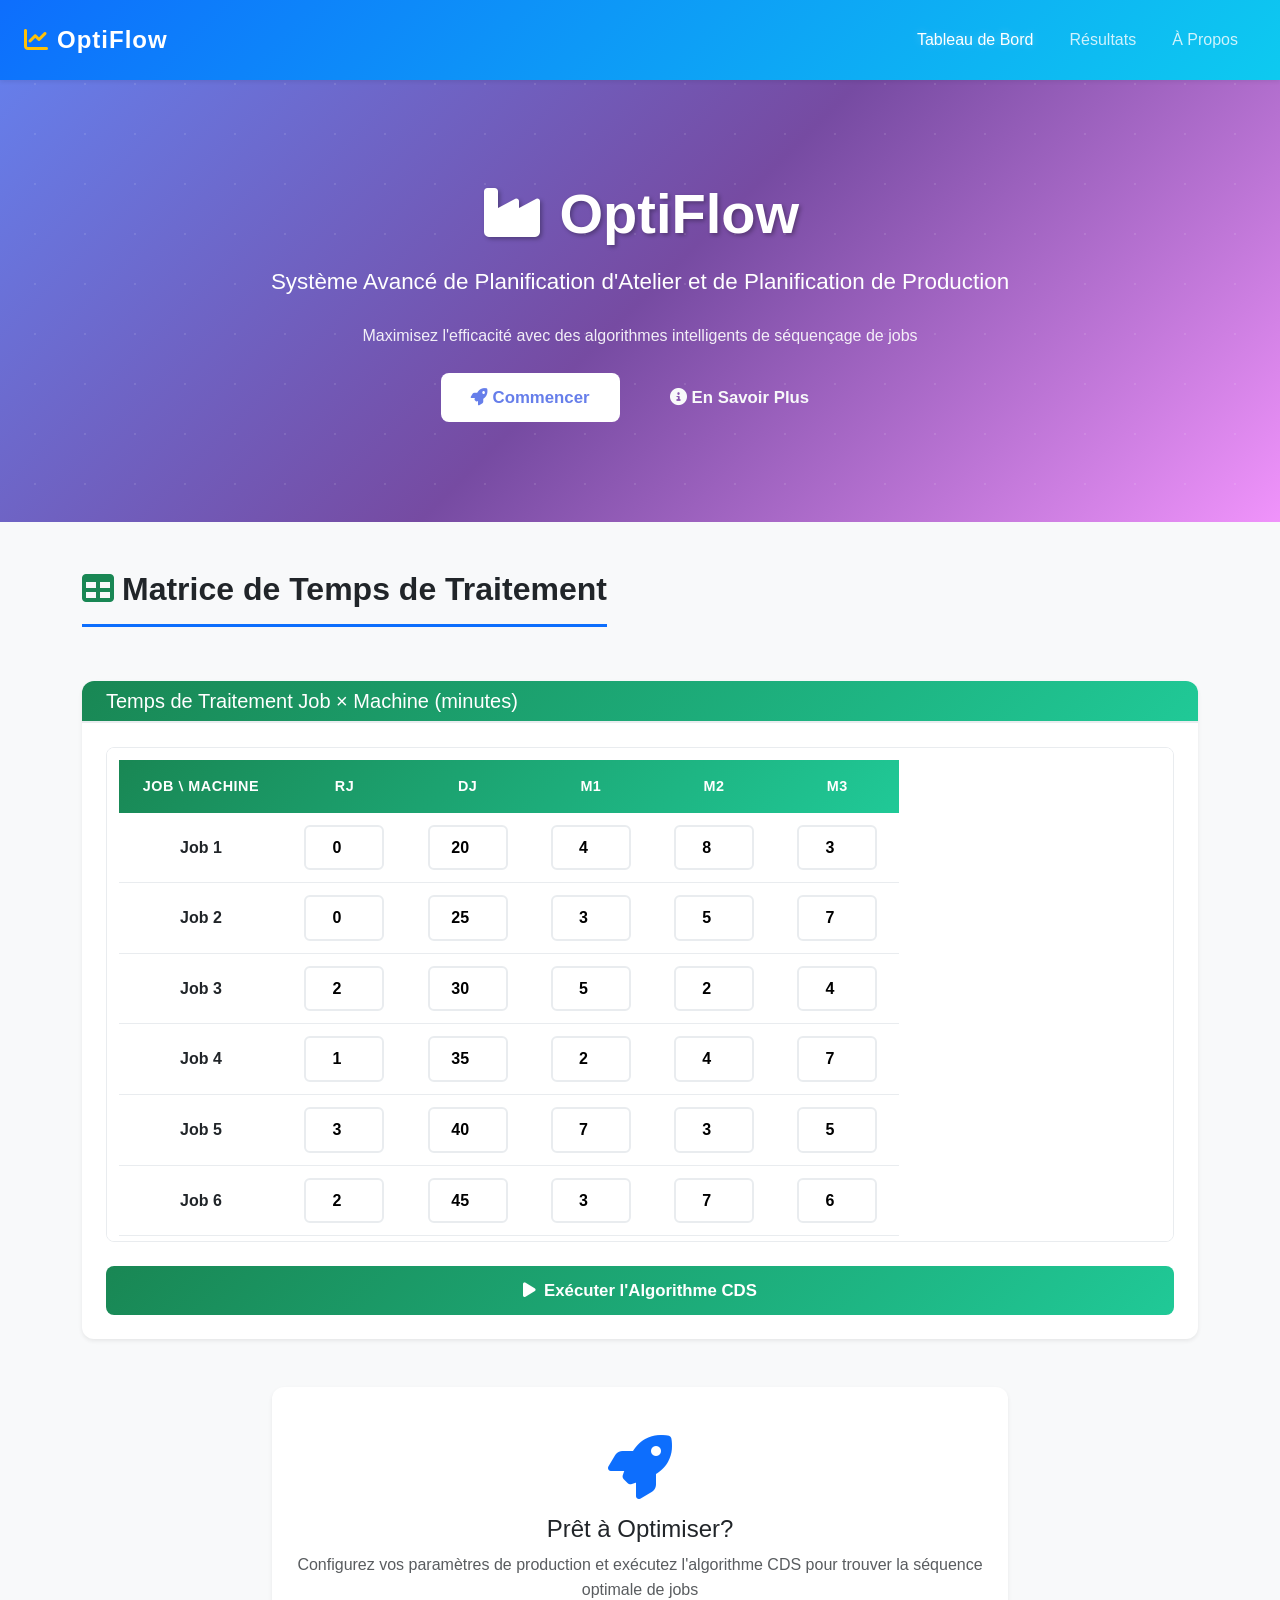
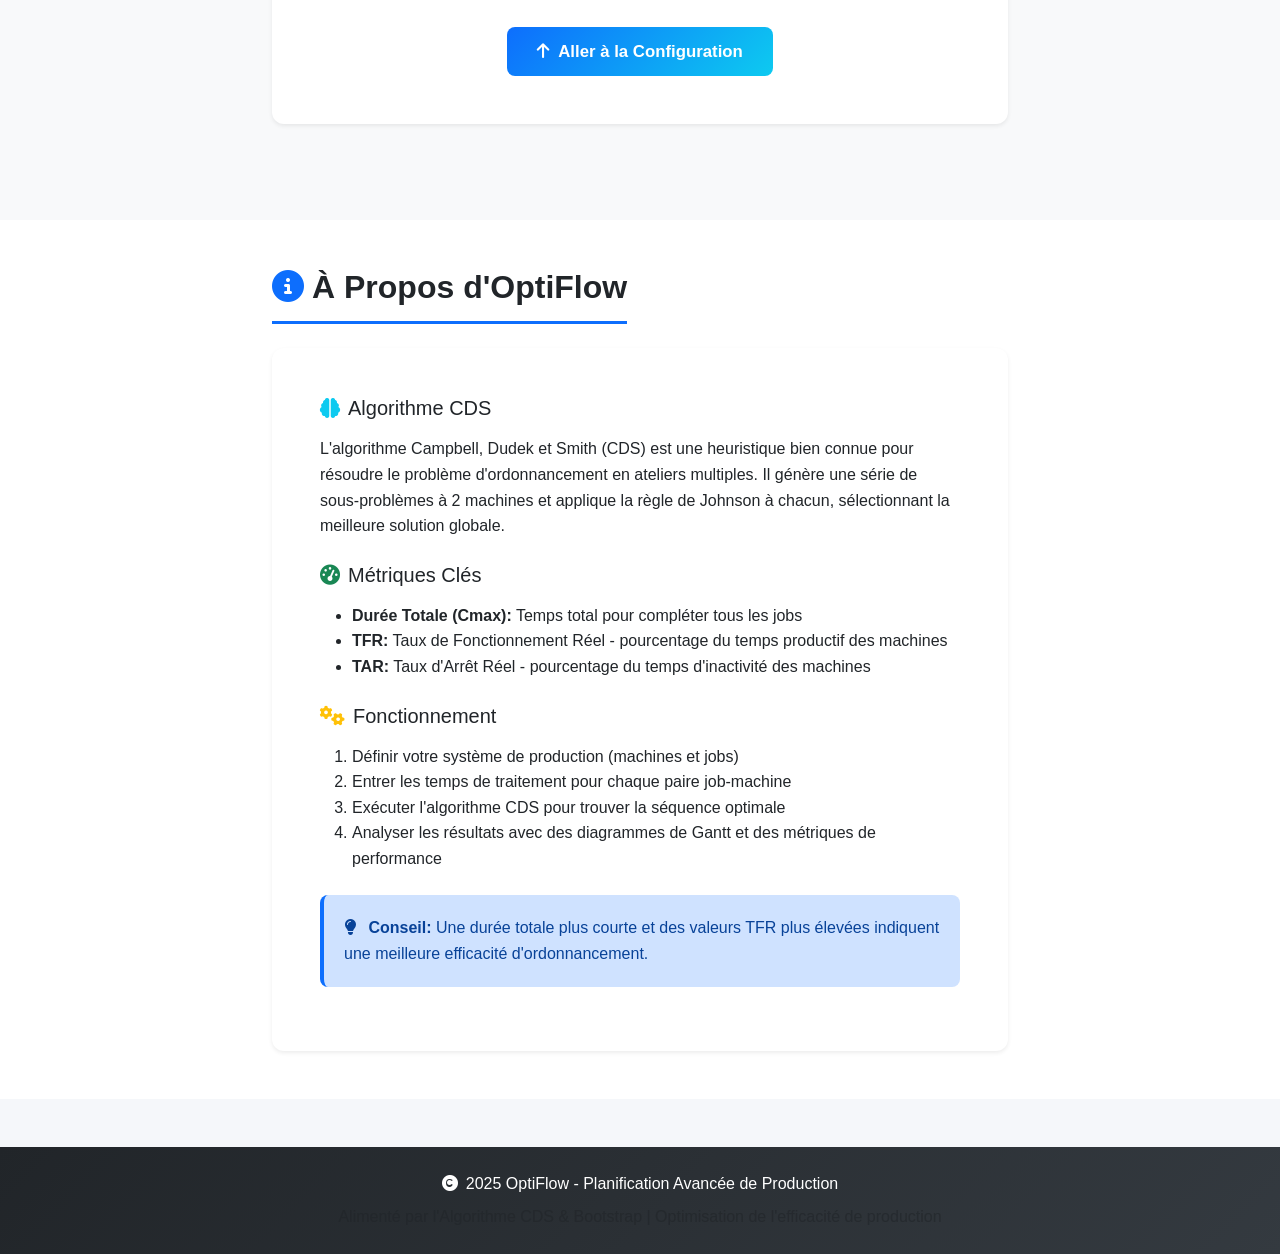
<file: index.html>
<!DOCTYPE html>
<html lang="fr">
<head>
    <meta charset="UTF-8">
    <meta name="viewport" content="width=device-width, initial-scale=1.0">
    <title>OptiFlow - Système Avancé de Planification de Production</title>
    
    <!-- Bootstrap CSS -->
    <link href="https://cdn.jsdelivr.net/npm/bootstrap@5.3.0/dist/css/bootstrap.min.css" rel="stylesheet">
    <!-- Font Awesome -->
    <link rel="stylesheet" href="https://cdnjs.cloudflare.com/ajax/libs/font-awesome/6.4.0/css/all.min.css">
    <!-- Custom CSS -->
    <link rel="stylesheet" href="styles.css">

</head>

<body>
    <!-- Navigation Bar -->
    <nav class="navbar navbar-expand-lg navbar-dark bg-gradient sticky-top shadow-sm">
        <div class="container-fluid px-4">
            <a class="navbar-brand fw-bold fs-5" href="#home">
                <i class="fas fa-chart-line me-2"></i>OptiFlow
            </a>
            <button class="navbar-toggler" type="button" data-bs-toggle="collapse" data-bs-target="#navbarNav">
                <span class="navbar-toggler-icon"></span>
            </button>
            <div class="collapse navbar-collapse" id="navbarNav">
                <ul class="navbar-nav ms-auto">
                    <li class="nav-item"><a class="nav-link active" href="#home">Tableau de Bord</a></li>
                    <li class="nav-item"><a class="nav-link" href="#results">Résultats</a></li>
                    <li class="nav-item"><a class="nav-link" href="#about">À Propos</a></li>
                </ul>
            </div>
        </div>
    </nav>

    <!-- Configuration Modal (ClickUp Style) -->
    <div class="modal fade" id="configModal" tabindex="-1" aria-hidden="true">
        <div class="modal-dialog modal-dialog-centered modal-lg">
            <div class="modal-content clickup-modal">
                <div class="modal-header">
                    <div>
                        <h5 class="modal-title">
                            <i class="fas fa-cogs me-2 text-primary"></i>Configuration du Système
                        </h5>
                        <p class="modal-subtitle">Configurez les paramètres de votre planification de production</p>
                    </div>
                    <button type="button" class="btn-close" data-bs-dismiss="modal"></button>
                </div>
                <div class="modal-body">
                    <div class="config-section">
                        <div class="config-group">
                            <label class="config-label">
                                <i class="fas fa-cube text-info me-2"></i>Nombre de Machines
                            </label>
                            <div class="input-group input-group-lg config-input-group">
                                <button class="btn btn-outline-secondary" type="button" id="decreaseMachines">
                                    <i class="fas fa-minus"></i>
                                </button>
                                <input type="number" class="form-control text-center" id="numMachines" min="2" max="10" value="3">
                                <button class="btn btn-outline-secondary" type="button" id="increaseMachines">
                                    <i class="fas fa-plus"></i>
                                </button>
                            </div>
                            <small class="config-hint">Entre 2 et 10 machines</small>
                        </div>

                        <div class="config-group">
                            <label class="config-label">
                                <i class="fas fa-tasks text-warning me-2"></i>Nombre de Jobs
                            </label>
                            <div class="input-group input-group-lg config-input-group">
                                <button class="btn btn-outline-secondary" type="button" id="decreaseJobs">
                                    <i class="fas fa-minus"></i>
                                </button>
                                <input type="number" class="form-control text-center" id="numJobs" min="2" max="15" value="9">
                                <button class="btn btn-outline-secondary" type="button" id="increaseJobs">
                                    <i class="fas fa-plus"></i>
                                </button>
                            </div>
                            <small class="config-hint">Entre 2 et 15 jobs</small>
                        </div>

                        <div class="config-group">
                            <label class="config-label">
                                <i class="fas fa-info-circle text-success me-2"></i>Mode Algorithme
                            </label>
                            <div class="btn-group w-100" role="group">
                                <input type="radio" class="btn-check" name="mode" id="mode-optimize" value="optimize" checked>
                                <label class="btn btn-outline-primary" for="mode-optimize">
                                    <i class="fas fa-bolt me-2"></i>Optimiser
                                </label>

                                <input type="radio" class="btn-check" name="mode" id="mode-analyze" value="analyze">
                                <label class="btn btn-outline-primary" for="mode-analyze">
                                    <i class="fas fa-chart-line me-2"></i>Analyser
                                </label>
                            </div>
                        </div>

                        <div class="config-group">
                            <div class="form-check">
                                <input class="form-check-input" type="checkbox" id="enableTTList">
                                <label class="form-check-label" for="enableTTList">
                                    <i class="fas fa-list me-2 text-danger"></i><strong>Afficher la liste TT (Total Tardiness)</strong>
                                </label>
                            </div>
                            <small class="config-hint">Si coché, vous pouvez entrer les valeurs de retard (tardiness) pour chaque job</small>
                        </div>

                        <div class="config-group">
                            <div class="form-check">
                                <input class="form-check-input" type="checkbox" id="enableDjList">
                                <label class="form-check-label" for="enableDjList">
                                    <i class="fas fa-calendar-check me-2 text-info"></i><strong>Afficher la liste dj (Date de Livraison)</strong>
                                </label>
                            </div>
                            <small class="config-hint">Si coché, vous pouvez entrer les dates de livraison (due dates) pour chaque job</small>
                        </div>

                        <div class="config-group" id="djListGroup" style="display: none;">
                            <label class="config-label">
                                <i class="fas fa-hourglass-end text-info me-2"></i>Liste des Dates de Livraison (dj) par Job
                            </label>
                            <textarea class="form-control" id="djListInput" rows="4">20, 25, 30, 35, 40, 45, 50, 55, 60</textarea>
                            <small class="config-hint">Entrez les dates de livraison pour chaque job (séparées par virgule ou une par ligne)</small>
                        </div>
                        <div class="config-group" id="ttListGroup" style="display: none;">
                            <label class="config-label">
                                <i class="fas fa-calendar-times text-danger me-2"></i>Liste des Retards (TT) par Job
                            </label>
                            <textarea class="form-control" id="ttListInput" rows="4">0, 2, 1, 3, 2, 1, 0, 2, 1</textarea>
                            <small class="config-hint">Entrez les valeurs de retard pour chaque job (séparées par virgule ou une par ligne)</small>
                        </div>
                    </div>

                    <div class="config-stats mt-4 pt-4 border-top">
                        <div class="row g-2">
                            <div class="col-6">
                                <div class="stat-badge">
                                    <span class="stat-label">Total Combinaisons</span>
                                    <span class="stat-number" id="combinationCount">120</span>
                                </div>
                            </div>
                            <div class="col-6">
                                <div class="stat-badge">
                                    <span class="stat-label">Temps Estimé</span>
                                    <span class="stat-number"><i class="fas fa-clock me-1"></i>&lt;1s</span>
                                </div>
                            </div>
                        </div>
                    </div>
                </div>
                <div class="modal-footer">
                    <button type="button" class="btn btn-secondary" data-bs-dismiss="modal">
                        <i class="fas fa-times me-2"></i>Annuler
                    </button>
                    <button type="button" class="btn btn-primary btn-lg" id="generateBtn" data-bs-dismiss="modal">
                        <i class="fas fa-play me-2"></i>Générer Matrice
                    </button>
                </div>
            </div>
        </div>
    </div>

    <!-- Hero Section -->
    <section class="hero-section py-5 text-white text-center">
        <div class="container">
            <h1 class="display-4 fw-bold mb-3">
                <i class="fas fa-industry"></i> OptiFlow
            </h1>
            <p class="lead mb-4">Système Avancé de Planification d'Atelier et de Planification de Production</p>
            <p class="subtitle">Maximisez l'efficacité avec des algorithmes intelligents de séquençage de jobs</p>
            <div class="mt-4">
                <button type="button" class="btn btn-light btn-lg me-3" data-bs-toggle="modal" data-bs-target="#configModal">
                    <i class="fas fa-rocket"></i> Commencer
                </button>
                <a href="#about" class="btn btn-outline-light btn-lg">
                    <i class="fas fa-info-circle"></i> En Savoir Plus
                </a>
            </div>
        </div>
    </section>

    <!-- Main Content -->
    <div class="container-fluid py-5 bg-light">
        <div class="container">
            <!-- Matrix Section -->
            <section class="mb-5">
                <div class="row mb-4">
                    <div class="col-12">
                        <h2 class="section-title">
                            <i class="fas fa-table text-success me-2"></i>Matrice de Temps de Traitement
                        </h2>
                    </div>
                </div>

                <div class="card shadow-sm">
                    <div class="card-header bg-gradient-success text-white">
                            <h5 class="mb-0">
                            <i class="fas fa-spreadsheet me-2"></i>Temps de Traitement Job × Machine (minutes)
                        </h5>
                    </div>
                    <div class="card-body p-4">
                        <div class="table-responsive" id="matrixContainer">
                            <!-- Matrix will be generated here -->
                        </div>
                        <button class="btn btn-success btn-lg w-100 mt-4" id="calculateBtn">
                            <i class="fas fa-play me-2"></i>Exécuter l'Algorithme CDS
                        </button>
                    </div>
                </div>
            </section>

            <!-- Results Section -->
            <section id="resultsSection" style="display: none;">
                <!-- Best Solution -->
                <div id="bestSolutionContainer" class="mb-5"></div>

                <!-- Iterations -->
                <div class="row mb-4">
                    <div class="col-12">
                        <h2 class="section-title">
                            <i class="fas fa-list-check text-primary me-2"></i>Itérations de l'Algorithme
                        </h2>
                    </div>
                </div>
                <div id="iterationsContainer" class="row g-3 mb-5"></div>

                <!-- Gantt Chart -->
                <div id="ganttSection" style="display: none;" class="mb-5">
                    <div class="row mb-4">
                        <div class="col-12">
                            <h2 class="section-title">
                                <i class="fas fa-calendar-alt text-warning me-2"></i>Calendrier de Production (Diagramme de Gantt)
                            </h2>
                        </div>
                    </div>
                    <div class="card shadow-sm gantt-card">
                        <div class="card-header bg-gradient-warning text-dark">
                            <h5 class="mb-0">
                                <i class="fas fa-chart-gantt me-2"></i>Vue d'Ensemble de la Production
                            </h5>
                        </div>
                        <div class="card-body">
                            <div id="ganttChart" style="background: white; padding: 20px; border-radius: 8px;"></div>
                        </div>
                    </div>
                </div>

                <!-- TFR/TAR Metrics -->
                <div id="tfrTarSection" style="display: none;" class="mb-5">
                    <div class="row mb-4">
                        <div class="col-12">
                            <h2 class="section-title">
                                <i class="fas fa-chart-bar text-danger me-2"></i>Métriques de Performance (TFR/TAR)
                            </h2>
                        </div>
                    </div>

                    <!-- Metric Cards -->
                    <div id="tfrTarMetrics" class="row g-3 mb-4"></div>

                    <!-- Charts -->
                    <div id="tfrTarCharts" class="row g-4"></div>
                </div>
            </section>

            <!-- Empty State -->
            <div id="emptyState" class="row mb-5">
                <div class="col-lg-8 mx-auto">
                    <div class="card shadow-sm text-center">
                        <div class="card-body py-5">
                            <div class="mb-3">
                                <i class="fas fa-rocket fa-4x text-primary"></i>
                            </div>
                            <h4>Prêt à Optimiser?</h4>
                            <p class="text-muted mb-4">Configurez vos paramètres de production et exécutez l'algorithme CDS pour trouver la séquence optimale de jobs</p>
                            <a href="#configure" class="btn btn-primary btn-lg">
                                <i class="fas fa-arrow-up me-2"></i>Aller à la Configuration
                            </a>
                        </div>
                    </div>
                </div>
            </div>
        </div>
    </div>

    <!-- About Section -->
    <section id="about" class="py-5 bg-white">
        <div class="container">
            <div class="row">
                <div class="col-lg-8 mx-auto">
                    <h2 class="section-title text-center mb-4">
                        <i class="fas fa-info-circle text-primary me-2"></i>À Propos d'OptiFlow
                    </h2>
                    <div class="card shadow-sm">
                        <div class="card-body p-5">
                            <h5 class="mb-3"><i class="fas fa-brain text-info me-2"></i>Algorithme CDS</h5>
                            <p>L'algorithme Campbell, Dudek et Smith (CDS) est une heuristique bien connue pour résoudre le problème d'ordonnancement en ateliers multiples. Il génère une série de sous-problèmes à 2 machines et applique la règle de Johnson à chacun, sélectionnant la meilleure solution globale.</p>
                            
                            <h5 class="mb-3 mt-4"><i class="fas fa-tachometer-alt text-success me-2"></i>Métriques Clés</h5>
                            <ul>
                                <li><strong>Durée Totale (Cmax):</strong> Temps total pour compléter tous les jobs</li>
                                <li><strong>TFR:</strong> Taux de Fonctionnement Réel - pourcentage du temps productif des machines</li>
                                <li><strong>TAR:</strong> Taux d'Arrêt Réel - pourcentage du temps d'inactivité des machines</li>
                            </ul>

                            <h5 class="mb-3 mt-4"><i class="fas fa-cogs text-warning me-2"></i>Fonctionnement</h5>
                            <ol>
                                <li>Définir votre système de production (machines et jobs)</li>
                                <li>Entrer les temps de traitement pour chaque paire job-machine</li>
                                <li>Exécuter l'algorithme CDS pour trouver la séquence optimale</li>
                                <li>Analyser les résultats avec des diagrammes de Gantt et des métriques de performance</li>
                            </ol>

                            <div class="alert alert-info mt-4" role="alert">
                                <i class="fas fa-lightbulb me-2"></i>
                                <strong>Conseil:</strong> Une durée totale plus courte et des valeurs TFR plus élevées indiquent une meilleure efficacité d'ordonnancement.
                            </div>
                        </div>
                    </div>
                </div>
            </div>
        </div>
    </section>

    <!-- Footer -->
    <footer class="bg-dark text-white text-center py-4 mt-5">
        <div class="container">
            <p class="mb-2">
                <i class="fas fa-copyright me-2"></i>2025 OptiFlow - Planification Avancée de Production
            </p>
            <p class="text-muted">Alimenté par l'Algorithme CDS & Bootstrap | Optimisation de l'efficacité de production</p>
        </div>
    </footer>

    <!-- Bootstrap JS -->
    <script src="https://cdn.jsdelivr.net/npm/bootstrap@5.3.0/dist/js/bootstrap.bundle.min.js"></script>
    <!-- Custom Script -->
    <script src="script.js"></script>
</body>
</html>
</file>
<file: styles.css>
/* ============ ROOT VARIABLES ============ */
:root {
    --primary: #0d6efd;
    --secondary: #6c757d;
    --success: #198754;
    --danger: #dc3545;
    --warning: #ffc107;
    --info: #0dcaf0;
    --light: #f8f9fa;
    --dark: #212529;
    
    --gradient-primary: linear-gradient(135deg, #0d6efd 0%, #0dcaf0 100%);
    --gradient-success: linear-gradient(135deg, #198754 0%, #20c997 100%);
    --gradient-warning: linear-gradient(135deg, #ffc107 0%, #fd7e14 100%);
    --gradient-info: linear-gradient(135deg, #0dcaf0 0%, #6c757d 100%);
}

/* ============ GENERAL STYLING ============ */
* {
    margin: 0;
    padding: 0;
    box-sizing: border-box;
}

html {
    scroll-behavior: smooth;
}

body {
    font-family: -apple-system, BlinkMacSystemFont, 'Segoe UI', 'Roboto', 'Helvetica Neue', sans-serif;
    background-color: #f5f7fa;
    color: #333;
    line-height: 1.6;
}

/* ============ NAVBAR ============ */
.navbar {
    background: var(--gradient-primary) !important;
    padding: 1rem 0;
    box-shadow: 0 2px 10px rgba(0, 0, 0, 0.1);
}

.navbar-brand {
    font-size: 1.5rem !important;
    letter-spacing: 1px;
    color: white !important;
}

.navbar-brand i {
    color: #ffc107;
}

.nav-link {
    font-weight: 500;
    color: rgba(255, 255, 255, 0.8) !important;
    transition: color 0.3s ease;
    margin: 0 10px;
}

.nav-link:hover,
.nav-link.active {
    color: white !important;
    text-shadow: 0 0 10px rgba(255, 255, 255, 0.3);
}

/* ============ CLICKUP STYLE MODAL ============ */
.clickup-modal {
    border-radius: 12px;
    border: none;
    box-shadow: 0 20px 60px rgba(0, 0, 0, 0.3);
}

.clickup-modal .modal-header {
    background: linear-gradient(135deg, #f8f9fa 0%, #e9ecef 100%);
    border-bottom: 2px solid #e9ecef;
    padding: 25px;
}

.clickup-modal .modal-title {
    font-size: 1.5rem;
    font-weight: 700;
    color: #212529;
    margin: 0;
}

.modal-subtitle {
    font-size: 0.9rem;
    color: #6c757d;
    margin: 8px 0 0 0;
    font-weight: 500;
}

.clickup-modal .modal-body {
    padding: 30px;
}

.clickup-modal .modal-footer {
    padding: 20px 30px;
    border-top: 1px solid #e9ecef;
    background: #f8f9fa;
    border-radius: 0 0 12px 12px;
}

/* ============ CONFIGURATION MODAL STYLING ============ */
.config-section {
    display: flex;
    flex-direction: column;
    gap: 25px;
}

.config-group {
    display: flex;
    flex-direction: column;
    gap: 10px;
}

.config-label {
    font-size: 1rem;
    font-weight: 700;
    color: #212529;
    display: flex;
    align-items: center;
}

.config-input-group {
    box-shadow: 0 2px 8px rgba(0, 0, 0, 0.05);
    border-radius: 8px;
    overflow: hidden;
}

.config-input-group .form-control {
    border: none;
    font-size: 1.1rem;
    font-weight: 600;
    color: #0d6efd;
}

.config-input-group .btn-outline-secondary {
    border: none;
    background: #f8f9fa;
    color: #6c757d;
    font-weight: 600;
    transition: all 0.2s ease;
}

.config-input-group .btn-outline-secondary:hover {
    background: #e9ecef;
    color: #0d6efd;
}

.config-hint {
    font-size: 0.85rem;
    color: #6c757d;
    font-weight: 500;
}

.config-stats {
    background: #f8f9fa;
    padding: 20px;
    border-radius: 8px;
}

.stat-badge {
    background: white;
    padding: 15px;
    border-radius: 8px;
    border: 2px solid #e9ecef;
    text-align: center;
    display: flex;
    flex-direction: column;
    gap: 8px;
    transition: all 0.2s ease;
}

.stat-badge:hover {
    border-color: #0d6efd;
    box-shadow: 0 4px 12px rgba(13, 110, 253, 0.1);
}

.stat-label {
    font-size: 0.8rem;
    color: #6c757d;
    font-weight: 600;
    text-transform: uppercase;
    letter-spacing: 0.5px;
}

.stat-number {
    font-size: 1.5rem;
    font-weight: 700;
    color: #0d6efd;
}

/* ============ HERO SECTION ============ */
.hero-section {
    background: linear-gradient(135deg, #667eea 0%, #764ba2 50%, #f093fb 100%);
    color: white;
    padding: 100px 20px !important;
    text-align: center;
    position: relative;
    overflow: hidden;
}

.hero-section::before {
    content: '';
    position: absolute;
    top: -50%;
    left: -50%;
    width: 200%;
    height: 200%;
    background: radial-gradient(circle, rgba(255,255,255,0.1) 1px, transparent 1px);
    background-size: 50px 50px;
    animation: float 20s linear infinite;
}

.hero-section > * {
    position: relative;
    z-index: 1;
}

@keyframes float {
    0% { transform: translate(0, 0); }
    100% { transform: translate(50px, 50px); }
}

.hero-section h1 {
    font-weight: 700;
    text-shadow: 2px 2px 4px rgba(0, 0, 0, 0.3);
    margin-bottom: 20px;
    animation: slideDown 0.8s ease;
}

.hero-section .lead {
    font-size: 1.4rem;
    font-weight: 500;
    margin-bottom: 10px;
}

.hero-section .subtitle {
    font-size: 1rem;
    opacity: 0.9;
}

.btn-light {
    background: white !important;
    color: #667eea !important;
    font-weight: 600;
    padding: 15px 35px;
    border-radius: 50px;
    transition: all 0.3s ease;
    border: none;
    cursor: pointer;
}

.btn-light:hover {
    background: #f8f9fa !important;
    transform: translateY(-3px);
    box-shadow: 0 10px 25px rgba(0, 0, 0, 0.2);
}

.btn-outline-light {
    border: 2px solid white;
    font-weight: 600;
    padding: 13px 33px;
    border-radius: 50px;
    transition: all 0.3s ease;
}

.btn-outline-light:hover {
    background: white;
    color: #667eea !important;
    transform: translateY(-3px);
}

@keyframes slideDown {
    from {
        opacity: 0;
        transform: translateY(-30px);
    }
    to {
        opacity: 1;
        transform: translateY(0);
    }
}

/* ============ SECTION TITLES ============ */
.section-title {
    font-size: 2rem;
    font-weight: 700;
    color: #212529;
    margin-bottom: 30px;
    padding-bottom: 15px;
    border-bottom: 3px solid #0d6efd;
    display: inline-block;
}

/* ============ CARDS ============ */
.card {
    border: none;
    border-radius: 12px;
    overflow: hidden;
    transition: all 0.3s ease;
}

.card:hover {
    transform: translateY(-5px);
    box-shadow: 0 15px 35px rgba(0, 0, 0, 0.12) !important;
}

.card-header {
    border-bottom: 2px solid #e9ecef;
    font-weight: 600;
    background: linear-gradient(135deg, #f8f9fa 0%, #e9ecef 100%);
}

.bg-gradient-primary {
    background: var(--gradient-primary) !important;
    color: white !important;
}

.bg-gradient-success {
    background: var(--gradient-success) !important;
    color: white !important;
}

.bg-gradient-warning {
    background: var(--gradient-warning) !important;
}

.bg-gradient-info {
    background: var(--gradient-info) !important;
    color: white !important;
}

/* ============ FORM CONTROLS ============ */
.form-control,
.form-control-lg {
    border-radius: 8px;
    border: 2px solid #e9ecef;
    padding: 10px 15px;
    transition: all 0.3s ease;
    font-size: 1rem;
}

.form-control:focus,
.form-control-lg:focus {
    border-color: #0d6efd;
    box-shadow: 0 0 0 0.2rem rgba(13, 110, 253, 0.25);
}

.form-label {
    color: #212529;
    margin-bottom: 8px;
    font-weight: 600;
}

/* ============ BUTTONS ============ */
.btn {
    border-radius: 8px;
    font-weight: 600;
    padding: 10px 20px;
    transition: all 0.3s ease;
    border: none;
}

.btn-primary {
    background: var(--gradient-primary);
    border: none;
    color: white;
}

.btn-primary:hover {
    background: linear-gradient(135deg, #0b5ed7 0%, #0bb8d4 100%);
    transform: translateY(-2px);
    box-shadow: 0 10px 20px rgba(13, 110, 253, 0.3);
}

.btn-secondary {
    background: #6c757d;
    border: none;
    color: white;
}

.btn-secondary:hover {
    background: #5a6268;
}

.btn-success {
    background: var(--gradient-success);
    border: none;
    color: white;
}

.btn-success:hover {
    background: linear-gradient(135deg, #146c43 0%, #1aa179 100%);
    transform: translateY(-2px);
    box-shadow: 0 10px 20px rgba(25, 135, 84, 0.3);
}

.btn-lg {
    padding: 12px 30px;
    font-size: 1.05rem;
}

/* ============ MATRIX TABLE ============ */
.table-responsive {
    border-radius: 8px;
    overflow: hidden;
}

.matrix-table {
    margin-bottom: 0;
    border-collapse: collapse;
}

.matrix-table thead {
    background: linear-gradient(135deg, #198754 0%, #20c997 100%);
    color: white;
    font-weight: 600;
}

.matrix-table th {
    padding: 15px;
    text-align: center;
    border: none;
    text-transform: uppercase;
    font-size: 0.9rem;
    letter-spacing: 0.5px;
}

.matrix-table td {
    padding: 12px 15px;
    border-bottom: 1px solid #e9ecef;
    text-align: center;
}

.matrix-table tbody tr:hover {
    background: #f8f9fa;
}

.matrix-table input[type="number"] {
    width: 80px;
    padding: 8px;
    border: 2px solid #e9ecef;
    border-radius: 6px;
    text-align: center;
    font-weight: 600;
    transition: border-color 0.3s ease;
}

.matrix-table input[type="number"]:focus {
    outline: none;
    border-color: #198754;
    box-shadow: 0 0 0 3px rgba(25, 135, 84, 0.1);
}

/* Make the generated matrix scrollable when large */
#matrixContainer {
    max-height: 55vh;
    overflow-x: auto;
    overflow-y: auto;
    padding: 12px;
    background: white;
    border-radius: 8px;
    border: 1px solid #e9ecef;
}

.matrix-table {
    min-width: 780px; /* ensure table can scroll horizontally on small viewports */
}

@media (max-width: 768px) {
    #matrixContainer { max-height: 50vh; }
    .matrix-table { min-width: 600px; }
}

/* ============ RESULTS CARDS ============ */
.iteration-card {
    background: white;
    border: 2px solid #e9ecef;
    border-radius: 12px;
    padding: 20px;
    transition: all 0.3s ease;
    cursor: pointer;
}

.iteration-card:hover {
    border-color: #0d6efd;
    box-shadow: 0 10px 25px rgba(13, 110, 253, 0.15);
    transform: translateY(-3px);
}

.iteration-card.best {
    border-color: #198754;
    background: linear-gradient(135deg, #f0fdf4 0%, #e0fdf5 100%);
    box-shadow: 0 10px 25px rgba(25, 135, 84, 0.2);
}

.iteration-label {
    font-size: 0.85rem;
    font-weight: 700;
    text-transform: uppercase;
    letter-spacing: 0.5px;
    color: #0d6efd;
}

.iteration-value {
    font-size: 2rem;
    font-weight: 700;
    color: #212529;
    margin: 8px 0;
}

.iteration-sequence {
    background: #f8f9fa;
    padding: 12px;
    border-radius: 6px;
    font-family: 'Courier New', monospace;
    font-size: 0.95rem;
    font-weight: 600;
    color: #0d6efd;
    overflow-x: auto;
    margin-top: 12px;
    border-left: 4px solid #0d6efd;
}

/* ============ BEST SOLUTION BANNER ============ */
.best-solution {
    background: linear-gradient(135deg, #198754 0%, #20c997 100%);
    color: white;
    padding: 30px;
    border-radius: 12px;
    box-shadow: 0 15px 35px rgba(25, 135, 84, 0.3);
    margin-bottom: 30px;
}

.best-solution h3 {
    font-size: 2rem;
    font-weight: 700;
    margin-bottom: 20px;
}

.solution-detail {
    background: rgba(255, 255, 255, 0.15);
    padding: 15px;
    border-radius: 8px;
    backdrop-filter: blur(10px);
    border: 1px solid rgba(255, 255, 255, 0.3);
}

.solution-detail-label {
    font-size: 0.85rem;
    text-transform: uppercase;
    font-weight: 700;
    letter-spacing: 0.5px;
    opacity: 0.9;
    margin-bottom: 8px;
}

.solution-detail-value {
    font-size: 1.5rem;
    font-weight: 700;
    font-family: 'Courier New', monospace;
}

/* ============ PROFESSIONAL GANTT CHART ============ */
.gantt-card {
    border-top: 4px solid #ffc107;
}

.legend-grid {
    display: grid;
    grid-template-columns: repeat(auto-fit, minmax(130px, 1fr));
    gap: 12px;
    margin-bottom: 25px;
}

.legend-item {
    display: flex;
    align-items: center;
    gap: 10px;
    padding: 12px 14px;
    background: #f8f9fa;
    border-radius: 8px;
    border: 2px solid #e9ecef;
    transition: all 0.3s ease;
}

.legend-item:hover {
    border-color: #0d6efd;
    background: white;
    box-shadow: 0 4px 12px rgba(13, 110, 253, 0.15);
    transform: translateY(-2px);
}

.legend-color {
    width: 28px;
    height: 28px;
    border-radius: 8px;
    flex-shrink: 0;
    box-shadow: 0 3px 8px rgba(0, 0, 0, 0.15);
    border: 2px solid rgba(255, 255, 255, 0.4);
}

.legend-label {
    font-weight: 600;
    font-size: 0.95rem;
    color: #212529;
}

/* Gantt Chart Header */
.gantt-header {
    display: flex;
    background: #f8f9fa;
    border: 2px solid #e9ecef;
    border-bottom: 3px solid #0d6efd;
    border-radius: 8px 8px 0 0;
}

.gantt-machine-col-header {
    min-width: 160px;
    font-weight: 700;
    font-size: 0.95rem;
    color: #495057;
    padding: 16px 15px;
    display: flex;
    align-items: center;
    text-transform: uppercase;
    letter-spacing: 0.5px;
    border-right: 2px solid #dee2e6;
    background: linear-gradient(135deg, #f8f9fa 0%, #e9ecef 100%);
}

.gantt-timeline-header {
    flex: 1;
    position: relative;
    overflow: hidden;
}

.time-scale {
    display: flex;
    justify-content: space-between;
    align-items: flex-end;
    height: 50px;
    padding: 0 10px;
    position: relative;
    z-index: 2;
}

.time-marker {
    position: absolute;
    font-weight: 600;
    font-size: 0.8rem;
    color: #495057;
    transform: translateX(-50%);
    padding: 5px 4px;
    white-space: nowrap;
    bottom: 5px;
}

.time-marker span {
    background: white;
    padding: 2px 6px;
    border-radius: 4px;
    border: 1px solid #dee2e6;
}

.grid-lines {
    position: absolute;
    top: 0;
    left: 0;
    right: 0;
    bottom: 0;
    z-index: 0;
}

.grid-line {
    position: absolute;
    width: 2px;
    height: 100%;
    background: linear-gradient(to bottom, #dee2e6 0%, transparent 100%);
    opacity: 0.5;
}

/* Gantt Container */
.gantt-wrapper {
    overflow-x: auto;
    background: white;
    border: 2px solid #e9ecef;
    border-radius: 8px;
    padding: 0;
    box-shadow: 0 4px 12px rgba(0, 0, 0, 0.08);
}

.gantt-container {
    display: flex;
    flex-direction: column;
    gap: 0;
    min-width: fit-content;
}

/* Machine Row */
.gantt-machine {
    display: flex;
    border-bottom: 1px solid #e9ecef;
    transition: all 0.2s ease;
    min-height: 85px;
}

.gantt-machine:hover {
    background-color: #f8f9fa;
}

.gantt-machine:last-child {
    border-bottom: 1px solid #e9ecef;
}

/* Machine Label with Utilization */
.machine-label {
    min-width: 160px;
    font-weight: 600;
    background: linear-gradient(135deg, #0d6efd 0%, #0b5ed7 100%);
    color: white;
    padding: 12px 15px;
    display: flex;
    flex-direction: column;
    justify-content: space-between;
    font-size: 0.9rem;
    border-right: 2px solid #e9ecef;
    align-items: flex-start;
}

.machine-name {
    font-weight: 700;
    font-size: 1rem;
    margin-bottom: 8px;
}

.machine-util {
    width: 100%;
    height: 20px;
    background: rgba(255, 255, 255, 0.2);
    border-radius: 4px;
    overflow: hidden;
    margin-bottom: 6px;
    border: 1px solid rgba(255, 255, 255, 0.3);
}

.util-bar {
    height: 100%;
    background: linear-gradient(90deg, #20c997 0%, #198754 100%);
    border-radius: 3px;
    transition: width 0.4s ease;
}

.machine-stat {
    font-size: 0.8rem;
    font-weight: 700;
    opacity: 0.95;
}

/* Timeline Area */
.machine-timeline {
    flex: 1;
    height: 100px;
    background: linear-gradient(90deg, #ffffff 0%, #f8f9fa 50%, #ffffff 100%);
    position: relative;
    min-width: 600px;
    display: flex;
    align-items: center;
    padding: 10px 10px;
}

.timeline-background {
    position: absolute;
    width: 100%;
    height: 100%;
    background: repeating-linear-gradient(
        90deg,
        transparent,
        transparent 100px,
        #e9ecef 100px,
        #e9ecef 101px
    );
    opacity: 0.2;
}

/* Task Block */
.task-block {
    position: absolute;
    height: 70px;
    display: flex;
    flex-direction: column;
    align-items: center;
    justify-content: center;
    color: white;
    font-weight: 700;
    font-size: 0.8rem;
    border-radius: 8px;
    cursor: pointer;
    transition: all 0.3s cubic-bezier(0.4, 0, 0.2, 1);
    box-shadow: 0 4px 12px rgba(0, 0, 0, 0.2);
    border: 2px solid rgba(255, 255, 255, 0.4);
    overflow: hidden;
    z-index: 5;
}

.task-content {
    display: flex;
    flex-direction: column;
    align-items: center;
    justify-content: center;
    gap: 2px;
    position: relative;
    z-index: 2;
}

.task-label {
    font-weight: 700;
    font-size: 0.85rem;
}

.task-duration {
    font-weight: 600;
    font-size: 0.7rem;
    opacity: 0.9;
}

.task-block::after {
    content: '';
    position: absolute;
    top: 0;
    left: 0;
    right: 0;
    bottom: 0;
    background: linear-gradient(180deg, rgba(255, 255, 255, 0.2) 0%, transparent 100%);
    pointer-events: none;
}

.task-block:hover {
    transform: translateY(-6px) scale(1.02);
    box-shadow: 0 8px 24px rgba(0, 0, 0, 0.3);
    border-color: rgba(255, 255, 255, 0.8);
    z-index: 25;
}

.task-block[data-tooltip]:hover::before {
    content: attr(data-tooltip);
    position: absolute;
    bottom: 105%;
    left: 50%;
    transform: translateX(-50%);
    background: #1f2937;
    color: white;
    padding: 10px 14px;
    border-radius: 8px;
    font-size: 0.8rem;
    white-space: nowrap;
    opacity: 1;
    pointer-events: none;
    z-index: 30;
    margin-bottom: 8px;
    font-weight: 600;
    border: 1px solid rgba(255, 255, 255, 0.2);
    box-shadow: 0 4px 12px rgba(0, 0, 0, 0.3);
}

/* task times inside block */
.task-times {
    font-size: 0.65rem;
    opacity: 0.95;
    background: rgba(0,0,0,0.15);
    padding: 2px 6px;
    border-radius: 4px;
    margin-top: 4px;
}

/* makespan vertical line */
.makespan-line {
    position: absolute;
    top: 0;
    bottom: 0;
    width: 2px;
    background: rgba(220,53,69,0.9);
    z-index: 50;
}
.makespan-line .makespan-label {
    position: absolute;
    top: 6px;
    left: 6px;
    background: rgba(220,53,69,0.95);
    color: white;
    padding: 4px 8px;
    border-radius: 6px;
    font-weight: 700;
    font-size: 0.85rem;
}

/* ============ TFR/TAR METRICS ============ */
.metric-card {
    background: linear-gradient(180deg, #ffffff 0%, #fbfdff 100%);
    border-radius: 14px;
    padding: 18px 16px;
    text-align: center;
    transition: transform 0.28s ease, box-shadow 0.28s ease;
    display: flex;
    flex-direction: column;
    gap: 8px;
    align-items: center;
    border: 1px solid rgba(13,110,253,0.06);
    box-shadow: 0 6px 18px rgba(13,110,253,0.06);
}

.metric-card:hover {
    transform: translateY(-6px);
    box-shadow: 0 16px 40px rgba(13,110,253,0.12);
}

.metric-badge {
    background: linear-gradient(90deg, #0dcaf0 0%, #0d6efd 100%);
    color: white;
    padding: 6px 14px;
    border-radius: 999px;
    font-weight: 800;
    font-size: 0.95rem;
    letter-spacing: 0.4px;
}

.metric-stats {
    display: flex;
    flex-direction: column;
    gap: 6px;
    align-items: center;
}

.metric-small {
    font-size: 0.95rem;
    color: #495057;
    font-weight: 700;
}

.metric-small strong {
    color: #212529;
    display: inline-block;
    min-width: 44px;
}

.metric-value {
    font-size: 1.15rem;
    font-weight: 800;
    color: #0d6efd;
}

.metric-card.ter .metric-value {
    color: #198754;
}

.metrics-grid {
    display: grid;
    grid-template-columns: repeat(auto-fit, minmax(160px, 1fr));
    gap: 12px;
}

/* ============ CHARTS ============ */
.chart-container {
    background: white;
    border: 2px solid #e9ecef;
    border-radius: 12px;
    padding: 25px;
    transition: all 0.3s ease;
}

.chart-container:hover {
    border-color: #0d6efd;
    box-shadow: 0 10px 25px rgba(13, 110, 253, 0.15);
}

.chart-title {
    font-size: 1.2rem;
    font-weight: 700;
    color: #212529;
    margin-bottom: 25px;
    display: flex;
    align-items: center;
    gap: 10px;
}

.bar-chart {
    display: flex;
    align-items: flex-end;
    justify-content: space-around;
    height: 250px;
    gap: 12px;
    padding: 20px 0;
    border-bottom: 2px solid #e9ecef;
    margin-bottom: 20px;
}

.bar-container {
    display: flex;
    flex-direction: column;
    align-items: center;
    flex: 1;
    height: 100%;
    justify-content: flex-end;
    gap: 8px;
}

.bar {
    width: 100%;
    border-radius: 6px 6px 0 0;
    transition: all 0.3s ease;
    min-height: 10px;
    cursor: pointer;
    box-shadow: 0 2px 6px rgba(0, 0, 0, 0.1);
}

.bar:hover {
    filter: brightness(1.15);
    transform: translateY(-5px);
}

.tfr-bar {
    background: linear-gradient(135deg, #198754 0%, #20c997 100%);
}

.tar-bar {
    background: linear-gradient(135deg, #dc3545 0%, #fd7e14 100%);
}

.bar-label {
    font-size: 0.85rem;
    font-weight: 700;
    color: #212529;
    text-align: center;
}

.bar-value {
    font-size: 0.9rem;
    font-weight: 700;
    color: #0d6efd;
    background: #f8f9fa;
    padding: 4px 8px;
    border-radius: 4px;
    min-width: 50px;
}

.chart-stats {
    display: grid;
    grid-template-columns: 1fr 1fr;
    gap: 15px;
}

.stat-item {
    background: #f8f9fa;
    padding: 15px;
    border-radius: 8px;
    border-left: 4px solid #0d6efd;
}

.stat-label {
    font-size: 0.8rem;
    color: #6c757d;
    text-transform: uppercase;
    font-weight: 700;
    margin-bottom: 8px;
    letter-spacing: 0.5px;
}

.stat-value {
    font-size: 1.5rem;
    font-weight: 700;
    color: #212529;
}

.stat-item.tfr-stat {
    border-left-color: #198754;
}

.stat-item.tar-stat {
    border-left-color: #dc3545;
}

/* ============ FOOTER ============ */
footer {
    background: linear-gradient(135deg, #212529 0%, #343a40 100%);
    color: white;
    padding: 30px 0;
    margin-top: 60px;
}

footer p {
    margin: 0;
    font-weight: 500;
}

footer .text-muted {
    opacity: 0.8;
}

/* ============ ALERTS ============ */
.alert {
    border-radius: 8px;
    border: none;
    padding: 20px;
    font-weight: 500;
}

.alert-info {
    background: #cfe2ff;
    color: #084298;
    border-left: 4px solid #0d6efd;
}

/* ============ RESPONSIVE ============ */
@media (max-width: 768px) {
    .section-title {
        font-size: 1.5rem;
    }

    .hero-section {
        padding: 60px 20px !important;
    }

    .hero-section h1 {
        font-size: 2rem;
    }

    .hero-section .lead {
        font-size: 1.1rem;
    }

    .chart-stats {
        grid-template-columns: 1fr;
    }

    .solution-detail {
        grid-column: auto !important;
    }

    .bar-chart {
        height: 200px;
    }

    .matrix-table {
        font-size: 0.85rem;
    }

    .matrix-table th,
    .matrix-table td {
        padding: 8px;
    }

    .matrix-table input[type="number"] {
        width: 60px;
    }

    .btn-lg {
        padding: 10px 20px;
        font-size: 0.95rem;
    }

    .metric-value {
        font-size: 1.8rem;
    }

    .machine-timeline {
        min-width: 300px;
    }

    .modal-dialog {
        margin: 10px;
    }

    .clickup-modal .modal-header,
    .clickup-modal .modal-body,
    .clickup-modal .modal-footer {
        padding: 20px;
    }
}

/* ============ ANIMATIONS ============ */
@keyframes fadeIn {
    from {
        opacity: 0;
        transform: translateY(20px);
    }
    to {
        opacity: 1;
        transform: translateY(0);
    }
}

.card {
    animation: fadeIn 0.5s ease;
}

/* ============ GENERAL STYLING ============ */
* {
    margin: 0;
    padding: 0;
    box-sizing: border-box;
}

html {
    scroll-behavior: smooth;
}

body {
    font-family: 'Segoe UI', Tahoma, Geneva, Verdana, sans-serif;
    background-color: #f5f7fa;
    color: #333;
    line-height: 1.6;
}

/* ============ NAVBAR ============ */
.navbar {
    background: var(--gradient-primary) !important;
    padding: 1rem 0;
    box-shadow: 0 2px 10px rgba(0, 0, 0, 0.1);
}

.navbar-brand {
    font-size: 1.5rem !important;
    letter-spacing: 1px;
    color: white !important;
}

.navbar-brand i {
    color: #ffc107;
}

.nav-link {
    font-weight: 500;
    color: rgba(255, 255, 255, 0.8) !important;
    transition: color 0.3s ease;
    margin: 0 10px;
}

.nav-link:hover,
.nav-link.active {
    color: white !important;
    text-shadow: 0 0 10px rgba(255, 255, 255, 0.3);
}

/* ============ HERO SECTION ============ */
.hero-section {
    background: linear-gradient(135deg, #667eea 0%, #764ba2 50%, #f093fb 100%);
    color: white;
    padding: 100px 20px !important;
    text-align: center;
    position: relative;
    overflow: hidden;
}

.hero-section::before {
    content: '';
    position: absolute;
    top: -50%;
    left: -50%;
    width: 200%;
    height: 200%;
    background: radial-gradient(circle, rgba(255,255,255,0.1) 1px, transparent 1px);
    background-size: 50px 50px;
    animation: float 20s linear infinite;
}

.hero-section > * {
    position: relative;
    z-index: 1;
}

@keyframes float {
    0% { transform: translate(0, 0); }
    100% { transform: translate(50px, 50px); }
}

.hero-section h1 {
    font-weight: 700;
    text-shadow: 2px 2px 4px rgba(0, 0, 0, 0.3);
    margin-bottom: 20px;
    animation: slideDown 0.8s ease;
}

.hero-section .lead {
    font-size: 1.4rem;
    font-weight: 500;
    margin-bottom: 10px;
}

.hero-section .subtitle {
    font-size: 1rem;
    opacity: 0.9;
}

.btn-light {
    background: white !important;
    color: #667eea !important;
    font-weight: 600;
    padding: 15px 35px;
    border-radius: 50px;
    transition: all 0.3s ease;
}

.btn-light:hover {
    background: #f8f9fa !important;
    transform: translateY(-3px);
    box-shadow: 0 10px 25px rgba(0, 0, 0, 0.2);
}

.btn-outline-light {
    border: 2px solid white;
    font-weight: 600;
    padding: 13px 33px;
    border-radius: 50px;
    transition: all 0.3s ease;
}

.btn-outline-light:hover {
    background: white;
    color: #667eea !important;
    transform: translateY(-3px);
}

@keyframes slideDown {
    from {
        opacity: 0;
        transform: translateY(-30px);
    }
    to {
        opacity: 1;
        transform: translateY(0);
    }
}

/* ============ SECTION TITLES ============ */
.section-title {
    font-size: 2rem;
    font-weight: 700;
    color: #212529;
    margin-bottom: 30px;
    padding-bottom: 15px;
    border-bottom: 3px solid #0d6efd;
    display: inline-block;
}

/* ============ CARDS ============ */
.card {
    border: none;
    border-radius: 12px;
    overflow: hidden;
    transition: all 0.3s ease;
}

.card:hover {
    transform: translateY(-5px);
    box-shadow: 0 15px 35px rgba(0, 0, 0, 0.12) !important;
}

.card-header {
    border-bottom: 2px solid #e9ecef;
    font-weight: 600;
    background: linear-gradient(135deg, #f8f9fa 0%, #e9ecef 100%);
}

.bg-gradient-primary {
    background: var(--gradient-primary) !important;
    color: white !important;
}

.bg-gradient-success {
    background: var(--gradient-success) !important;
    color: white !important;
}

.bg-gradient-warning {
    background: var(--gradient-warning) !important;
}

.bg-gradient-info {
    background: var(--gradient-info) !important;
    color: white !important;
}

.config-card,
.info-card {
    border-top: 4px solid #0d6efd;
}

.info-card {
    border-top-color: #0dcaf0;
}

/* ============ FORM CONTROLS ============ */
.form-control,
.form-control-lg {
    border-radius: 8px;
    border: 2px solid #e9ecef;
    padding: 10px 15px;
    transition: all 0.3s ease;
    font-size: 1rem;
}

.form-control:focus,
.form-control-lg:focus {
    border-color: #0d6efd;
    box-shadow: 0 0 0 0.2rem rgba(13, 110, 253, 0.25);
}

.form-label {
    color: #212529;
    margin-bottom: 8px;
    font-weight: 600;
}

/* ============ BUTTONS ============ */
.btn {
    border-radius: 8px;
    font-weight: 600;
    padding: 10px 20px;
    transition: all 0.3s ease;
    border: none;
}

.btn-primary {
    background: var(--gradient-primary);
    border: none;
    color: white;
}

.btn-primary:hover {
    background: linear-gradient(135deg, #0b5ed7 0%, #0bb8d4 100%);
    transform: translateY(-2px);
    box-shadow: 0 10px 20px rgba(13, 110, 253, 0.3);
}

.btn-success {
    background: var(--gradient-success);
    border: none;
    color: white;
}

.btn-success:hover {
    background: linear-gradient(135deg, #146c43 0%, #1aa179 100%);
    transform: translateY(-2px);
    box-shadow: 0 10px 20px rgba(25, 135, 84, 0.3);
}

.btn-lg {
    padding: 12px 30px;
    font-size: 1.05rem;
}

/* ============ MATRIX TABLE ============ */
.table-responsive {
    border-radius: 8px;
    overflow: hidden;
}

.matrix-table {
    margin-bottom: 0;
    border-collapse: collapse;
}

.matrix-table thead {
    background: linear-gradient(135deg, #198754 0%, #20c997 100%);
    color: white;
    font-weight: 600;
}

.matrix-table th {
    padding: 15px;
    text-align: center;
    border: none;
    text-transform: uppercase;
    font-size: 0.9rem;
    letter-spacing: 0.5px;
}

.matrix-table td {
    padding: 12px 15px;
    border-bottom: 1px solid #e9ecef;
    text-align: center;
}

.matrix-table tbody tr:hover {
    background: #f8f9fa;
}

.matrix-table input[type="number"] {
    width: 80px;
    padding: 8px;
    border: 2px solid #e9ecef;
    border-radius: 6px;
    text-align: center;
    font-weight: 600;
    transition: border-color 0.3s ease;
}

.matrix-table input[type="number"]:focus {
    outline: none;
    border-color: #198754;
    box-shadow: 0 0 0 3px rgba(25, 135, 84, 0.1);
}

/* ============ RESULTS CARDS ============ */
.iteration-card {
    background: white;
    border: 2px solid #e9ecef;
    border-radius: 12px;
    padding: 20px;
    transition: all 0.3s ease;
    cursor: pointer;
}

.iteration-card:hover {
    border-color: #0d6efd;
    box-shadow: 0 10px 25px rgba(13, 110, 253, 0.15);
    transform: translateY(-3px);
}

.iteration-card.best {
    border-color: #198754;
    background: linear-gradient(135deg, #f0fdf4 0%, #e0fdf5 100%);
    box-shadow: 0 10px 25px rgba(25, 135, 84, 0.2);
}

.iteration-label {
    font-size: 0.85rem;
    font-weight: 700;
    text-transform: uppercase;
    letter-spacing: 0.5px;
    color: #0d6efd;
}

.iteration-value {
    font-size: 2rem;
    font-weight: 700;
    color: #212529;
    margin: 8px 0;
}

.iteration-sequence {
    background: #f8f9fa;
    padding: 12px;
    border-radius: 6px;
    font-family: 'Courier New', monospace;
    font-size: 0.95rem;
    font-weight: 600;
    color: #0d6efd;
    overflow-x: auto;
    margin-top: 12px;
    border-left: 4px solid #0d6efd;
}

/* ============ BEST SOLUTION BANNER ============ */
.best-solution {
    background: linear-gradient(135deg, #198754 0%, #20c997 100%);
    color: white;
    padding: 30px;
    border-radius: 12px;
    box-shadow: 0 15px 35px rgba(25, 135, 84, 0.3);
    margin-bottom: 30px;
}

.best-solution h3 {
    font-size: 2rem;
    font-weight: 700;
    margin-bottom: 20px;
}

.solution-detail {
    background: rgba(255, 255, 255, 0.15);
    padding: 15px;
    border-radius: 8px;
    backdrop-filter: blur(10px);
    border: 1px solid rgba(255, 255, 255, 0.3);
}

.solution-detail-label {
    font-size: 0.85rem;
    text-transform: uppercase;
    font-weight: 700;
    letter-spacing: 0.5px;
    opacity: 0.9;
    margin-bottom: 8px;
}

.solution-detail-value {
    font-size: 1.5rem;
    font-weight: 700;
    font-family: 'Courier New', monospace;
}

/* ============ GANTT CHART ============ */
.legend-grid {
    display: grid;
    grid-template-columns: repeat(auto-fit, minmax(150px, 1fr));
    gap: 15px;
}

.legend-item {
    display: flex;
    align-items: center;
    gap: 10px;
    padding: 10px;
    background: #f8f9fa;
    border-radius: 6px;
}

.legend-color {
    width: 24px;
    height: 24px;
    border-radius: 6px;
    flex-shrink: 0;
    box-shadow: 0 2px 6px rgba(0, 0, 0, 0.1);
}

.legend-label {
    font-weight: 600;
    font-size: 0.9rem;
}

.gantt-wrapper {
    overflow-x: auto;
    background: white;
    border-radius: 8px;
    padding: 20px;
}

.gantt-container {
    display: flex;
    flex-direction: column;
    gap: 15px;
    min-width: fit-content;
}

.gantt-machine {
    display: flex;
    gap: 15px;
    align-items: center;
}

.machine-label {
    min-width: 120px;
    font-weight: 700;
    background: linear-gradient(135deg, #0d6efd 0%, #0dcaf0 100%);
    color: white;
    padding: 10px;
    border-radius: 6px;
    text-align: center;
    font-size: 0.9rem;
}

.machine-timeline {
    flex: 1;
    height: 50px;
    background: #f8f9fa;
    border-radius: 6px;
    position: relative;
    min-width: 400px;
    border: 2px solid #e9ecef;
}

.task-block {
    position: absolute;
    height: 100%;
    display: flex;
    align-items: center;
    justify-content: center;
    color: white;
    font-weight: 700;
    font-size: 0.85rem;
    border-radius: 4px;
    cursor: pointer;
    transition: all 0.2s ease;
    box-shadow: 0 2px 6px rgba(0, 0, 0, 0.1);
}

.task-block:hover {
    transform: scaleY(1.1);
    box-shadow: 0 6px 15px rgba(0, 0, 0, 0.2);
    z-index: 10;
}

/* ============ TFR/TAR METRICS ============ */
.metric-card {
    background: white;
    border: 2px solid #e9ecef;
    border-radius: 12px;
    padding: 25px;
    text-align: center;
    transition: all 0.3s ease;
}

.metric-card:hover {
    border-color: #0d6efd;
    box-shadow: 0 10px 25px rgba(13, 110, 253, 0.15);
    transform: translateY(-5px);
}

.metric-icon {
    font-size: 2.5rem;
    margin-bottom: 15px;
}

.metric-label {
    font-size: 0.85rem;
    font-weight: 700;
    text-transform: uppercase;
    letter-spacing: 0.5px;
    color: #6c757d;
    margin-bottom: 10px;
}

.metric-value {
    font-size: 2.5rem;
    font-weight: 700;
    color: #0d6efd;
    margin-bottom: 10px;
}

.metric-percentage {
    font-size: 1rem;
    font-weight: 600;
    color: #198754;
}

.metric-card.tfr .metric-value {
    color: #198754;
}

.metric-card.tar .metric-value {
    color: #dc3545;
}

/* ============ CHARTS ============ */
.chart-container {
    background: white;
    border: 2px solid #e9ecef;
    border-radius: 12px;
    padding: 25px;
    transition: all 0.3s ease;
}

.chart-container:hover {
    border-color: #0d6efd;
    box-shadow: 0 10px 25px rgba(13, 110, 253, 0.15);
}

.chart-title {
    font-size: 1.2rem;
    font-weight: 700;
    color: #212529;
    margin-bottom: 25px;
    display: flex;
    align-items: center;
    gap: 10px;
}

.bar-chart {
    display: flex;
    align-items: flex-end;
    justify-content: space-around;
    height: 250px;
    gap: 12px;
    padding: 20px 0;
    border-bottom: 2px solid #e9ecef;
    margin-bottom: 20px;
}

.bar-container {
    display: flex;
    flex-direction: column;
    align-items: center;
    flex: 1;
    height: 100%;
    justify-content: flex-end;
    gap: 8px;
}

.bar {
    width: 100%;
    border-radius: 6px 6px 0 0;
    transition: all 0.3s ease;
    min-height: 10px;
    cursor: pointer;
    box-shadow: 0 2px 6px rgba(0, 0, 0, 0.1);
}

.bar:hover {
    filter: brightness(1.15);
    transform: translateY(-5px);
}

.tfr-bar {
    background: linear-gradient(135deg, #198754 0%, #20c997 100%);
}

.tar-bar {
    background: linear-gradient(135deg, #dc3545 0%, #fd7e14 100%);
}

.bar-label {
    font-size: 0.85rem;
    font-weight: 700;
    color: #212529;
    text-align: center;
}

.bar-value {
    font-size: 0.9rem;
    font-weight: 700;
    color: #0d6efd;
    background: #f8f9fa;
    padding: 4px 8px;
    border-radius: 4px;
    min-width: 50px;
}

.chart-stats {
    display: grid;
    grid-template-columns: 1fr 1fr;
    gap: 15px;
}

.stat-item {
    background: #f8f9fa;
    padding: 15px;
    border-radius: 8px;
    border-left: 4px solid #0d6efd;
}

.stat-label {
    font-size: 0.8rem;
    color: #6c757d;
    text-transform: uppercase;
    font-weight: 700;
    margin-bottom: 8px;
    letter-spacing: 0.5px;
}

.stat-value {
    font-size: 1.5rem;
    font-weight: 700;
    color: #212529;
}

.stat-item.tfr-stat {
    border-left-color: #198754;
}

.stat-item.tar-stat {
    border-left-color: #dc3545;
}

/* ============ FOOTER ============ */
footer {
    background: linear-gradient(135deg, #212529 0%, #343a40 100%);
    color: white;
    padding: 30px 0;
    margin-top: 60px;
}

footer p {
    margin: 0;
    font-weight: 500;
}

footer .text-muted {
    opacity: 0.8;
}

/* ============ ALERTS ============ */
.alert {
    border-radius: 8px;
    border: none;
    padding: 20px;
    font-weight: 500;
}

.alert-info {
    background: #cfe2ff;
    color: #084298;
    border-left: 4px solid #0d6efd;
}

/* ============ RESPONSIVE ============ */
@media (max-width: 768px) {
    .section-title {
        font-size: 1.5rem;
    }

    .hero-section {
        padding: 60px 20px !important;
    }

    .hero-section h1 {
        font-size: 2rem;
    }

    .hero-section .lead {
        font-size: 1.1rem;
    }

    .chart-stats {
        grid-template-columns: 1fr;
    }

    .solution-detail {
        grid-column: auto !important;
    }

    .bar-chart {
        height: 200px;
    }

    .matrix-table {
        font-size: 0.85rem;
    }

    .matrix-table th,
    .matrix-table td {
        padding: 8px;
    }

    .matrix-table input[type="number"] {
        width: 60px;
    }

    .btn-lg {
        padding: 10px 20px;
        font-size: 0.95rem;
    }

    .metric-value {
        font-size: 1.8rem;
    }

    .gantt-machine {
        flex-wrap: wrap;
    }

    .machine-timeline {
        min-width: 300px;
    }
}

/* ============ ANIMATIONS ============ */
@keyframes fadeIn {
    from {
        opacity: 0;
        transform: translateY(20px);
    }
    to {
        opacity: 1;
        transform: translateY(0);
    }
}

.card {
    animation: fadeIn 0.5s ease;
}
</file>
